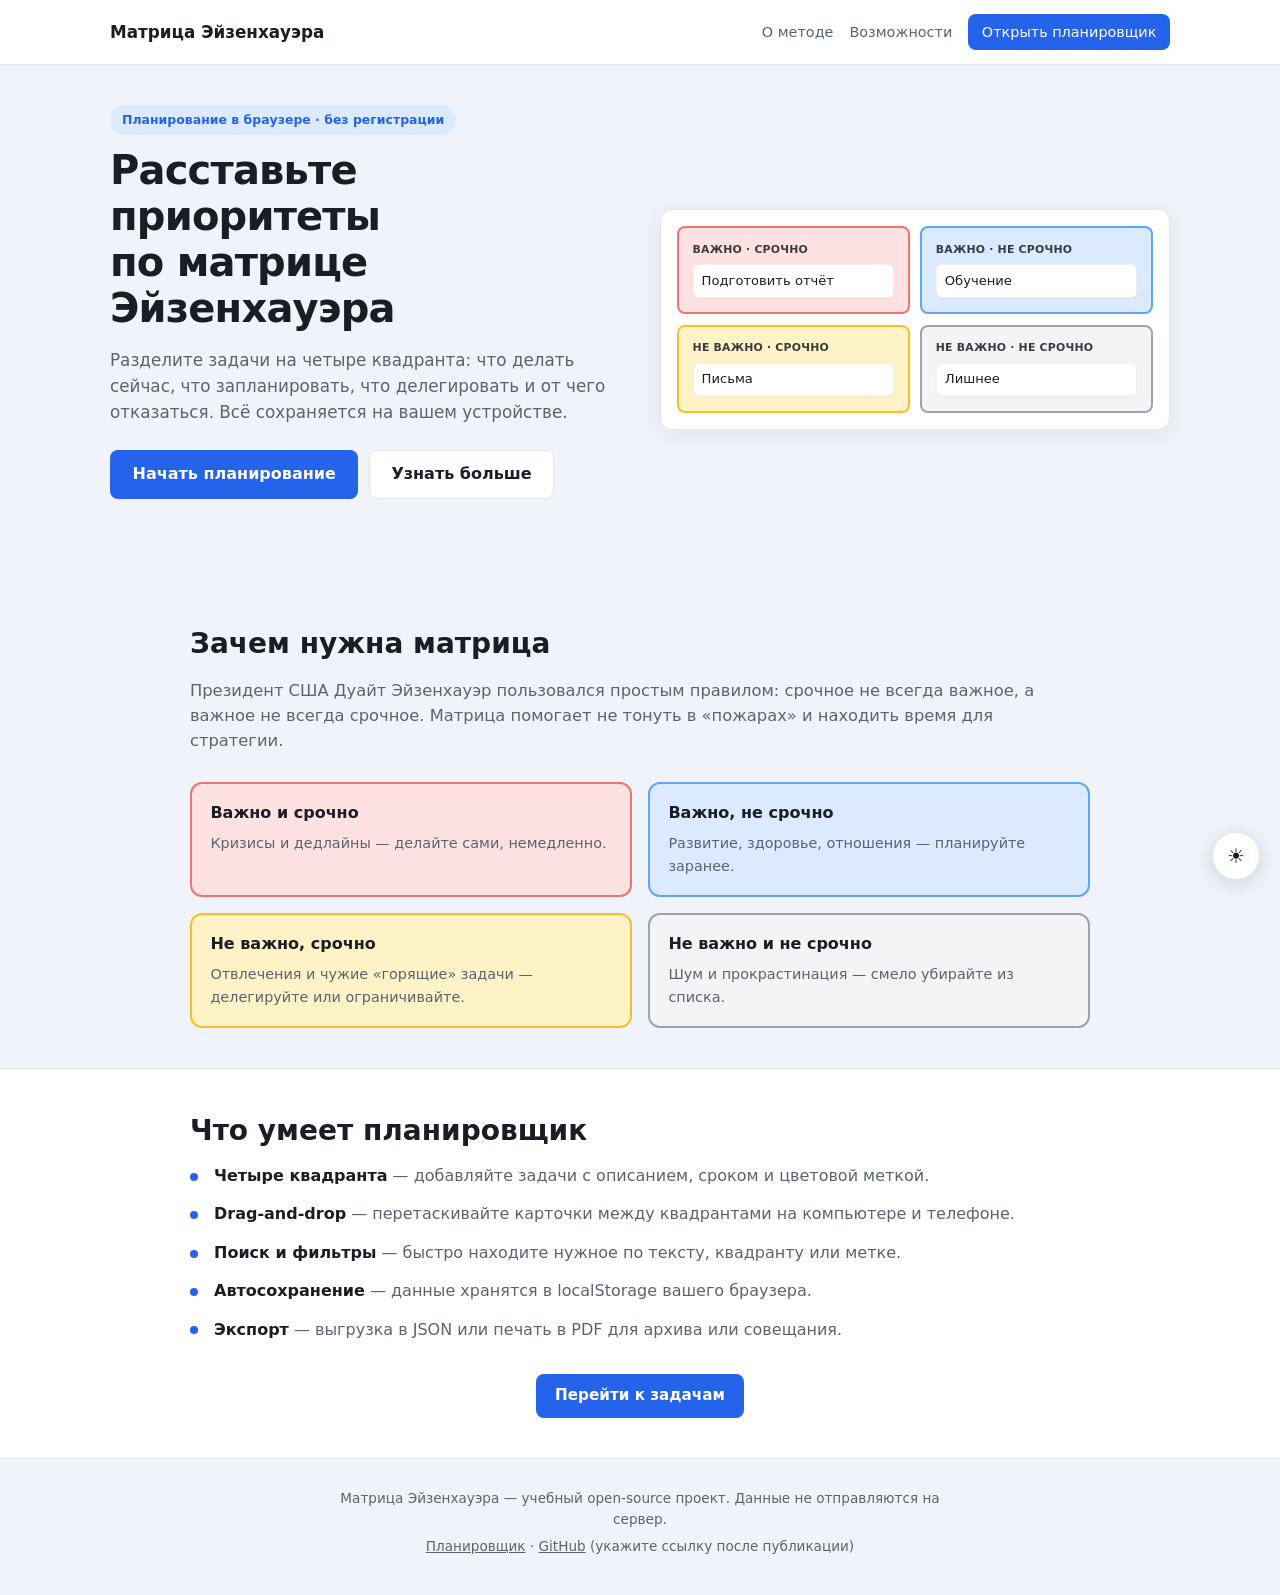
<file: index.html>
<!DOCTYPE html>
<html lang="ru">
<head>
    <meta charset="UTF-8">
    <meta name="viewport" content="width=device-width, initial-scale=1.0">
    <meta name="description" content="Матрица Эйзенхауэра — бесплатный планировщик задач по важности и срочности. Работает в браузере, данные сохраняются локально.">
    <title>Матрица Эйзенхауэра — приоритеты без хаоса</title>
    <link rel="stylesheet" href="landing.css">
    <script>
        (function () {
            if (localStorage.getItem("landing-theme") === "deep-blue") {
                document.documentElement.setAttribute("data-theme", "deep-blue");
            }
        })();
    </script>
</head>
<body>
    <header class="site-header">
        <div class="site-header-inner">
            <a class="logo" href="index.html">Матрица Эйзенхауэра</a>
            <nav class="site-nav" aria-label="Основная навигация">
                <a href="#about">О методе</a>
                <a href="#features">Возможности</a>
                <a class="nav-cta" href="app.html">Открыть планировщик</a>
            </nav>
        </div>
    </header>
    <main>
        <section class="hero">
            <div class="hero-content">
                <p class="hero-badge">Планирование в браузере · без регистрации</p>
                <h1>Расставьте приоритеты<br>по матрице Эйзенхауэра</h1>
                <p class="hero-lead">
                    Разделите задачи на четыре квадранта: что делать сейчас, что запланировать,
                    что делегировать и от чего отказаться. Всё сохраняется на вашем устройстве.
                </p>
                <div class="hero-actions">
                    <a class="btn btn-primary btn-lg" href="app.html">Начать планирование</a>
                    <a class="btn btn-secondary btn-lg" href="#about">Узнать больше</a>
                </div>
                <p class="hero-stats" id="heroStats" aria-live="polite"></p>
            </div>
            <div class="hero-visual" aria-hidden="true">
                <div class="mini-matrix">
                    <div class="mini-quadrant q1">
                        <span class="mini-title">Важно · Срочно</span>
                        <span class="mini-task">Подготовить отчёт</span>
                    </div>
                    <div class="mini-quadrant q2">
                        <span class="mini-title">Важно · Не срочно</span>
                        <span class="mini-task">Обучение</span>
                    </div>
                    <div class="mini-quadrant q3">
                        <span class="mini-title">Не важно · Срочно</span>
                        <span class="mini-task">Письма</span>
                    </div>
                    <div class="mini-quadrant q4">
                        <span class="mini-title">Не важно · Не срочно</span>
                        <span class="mini-task">Лишнее</span>
                    </div>
                </div>
            </div>
        </section>
     
        <section class="section" id="about">
            <div class="section-inner">
                <h2>Зачем нужна матрица</h2>
                <p class="section-intro">
                    Президент США Дуайт Эйзенхауэр пользовался простым правилом:
                    срочное не всегда важное, а важное не всегда срочное.
                    Матрица помогает не тонуть в «пожарах» и находить время для стратегии.
                </p>
                <div class="quadrant-cards">
                    <article class="quadrant-card q1">
                        <h3>Важно и срочно</h3>
                        <p>Кризисы и дедлайны — делайте сами, немедленно.</p>
                    </article>
                    <article class="quadrant-card q2">
                        <h3>Важно, не срочно</h3>
                        <p>Развитие, здоровье, отношения — планируйте заранее.</p>
                    </article>
                    <article class="quadrant-card q3">
                        <h3>Не важно, срочно</h3>
                        <p>Отвлечения и чужие «горящие» задачи — делегируйте или ограничивайте.</p>
                    </article>
                    <article class="quadrant-card q4">
                        <h3>Не важно и не срочно</h3>
                        <p>Шум и прокрастинация — смело убирайте из списка.</p>
                    </article>
                </div>
            </div>
        </section>
        <section class="section section-alt" id="features">
            <div class="section-inner">
                <h2>Что умеет планировщик</h2>
                <ul class="feature-list">
                    <li>
                        <strong>Четыре квадранта</strong>
                        — добавляйте задачи с описанием, сроком и цветовой меткой.
                    </li>
                    <li>
                        <strong>Drag-and-drop</strong>
                        — перетаскивайте карточки между квадрантами на компьютере и телефоне.
                    </li>
                    <li>
                        <strong>Поиск и фильтры</strong>
                        — быстро находите нужное по тексту, квадранту или метке.
                    </li>
                    <li>
                        <strong>Автосохранение</strong>
                        — данные хранятся в localStorage вашего браузера.
                    </li>
                    <li>
                        <strong>Экспорт</strong>
                        — выгрузка в JSON или печать в PDF для архива или совещания.
                    </li>
                </ul>
                <p class="section-cta">
                    <a class="btn btn-primary" href="app.html">Перейти к задачам</a>
                </p>
            </div>
        </section>
    </main>
    <footer class="site-footer">
        <div class="site-footer-inner">
            <p>Матрица Эйзенхауэра — учебный open-source проект. Данные не отправляются на сервер.</p>
            <p><a href="app.html">Планировщик</a> · <a href="https://github.com" rel="noopener noreferrer">GitHub</a> (укажите ссылку после публикации)</p>
        </div>
    </footer>   
    <button type="button" class="theme-toggle" id="themeToggle" aria-label="Переключить тему" title="Сменить тему">
        <span class="theme-toggle-icon theme-toggle-icon--light" aria-hidden="true">☀</span>
        <span class="theme-toggle-icon theme-toggle-icon--deep" aria-hidden="true">☾</span>
    </button>
    <script src="landing.js"></script>
</body>
</html>
</file>
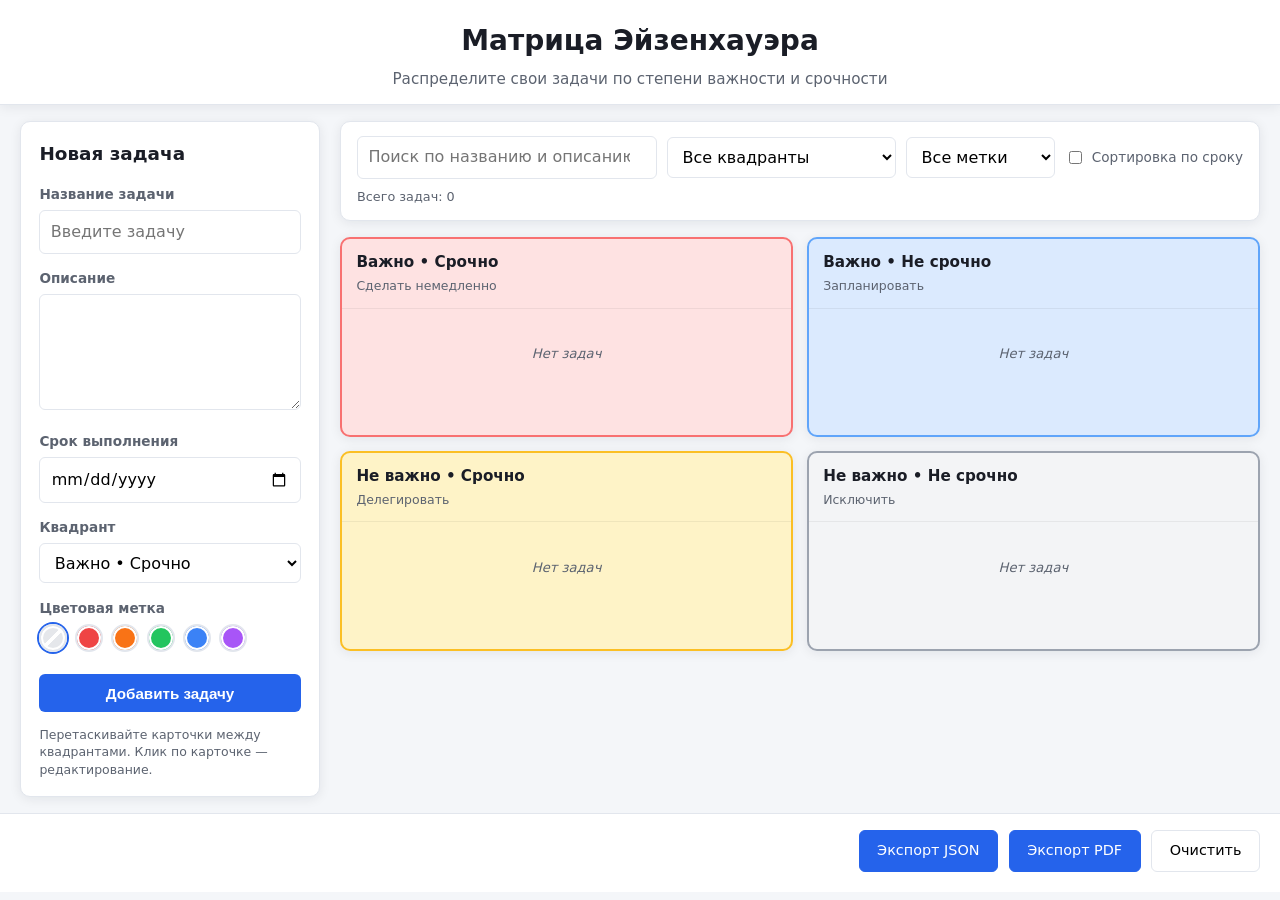
<file: Матрица Эйзенхауэра.html>
<!DOCTYPE html>
<html lang="ru">

<head>

    <meta charset="UTF-8">

    <meta name="viewport"
          content="width=device-width, initial-scale=1.0">

    <title>Матрица Эйзенхауэра</title>

    <link rel="stylesheet" href="style.css">

</head>

<body>

    <header class="header">

        <h1>
            Матрица Эйзенхауэра
        </h1>

        <p>
            Распределите свои задачи по степени важности и срочности
        </p>

    </header>



    <main class="container">

        <aside class="sidebar">

            <h2>
                Новая задача
            </h2>

            <div class="form-group">

                <label for="taskTitle">
                    Название задачи
                </label>

                <input
                    type="text"
                    id="taskTitle"
                    placeholder="Введите задачу"
                    autocomplete="off">

            </div>

            <div class="form-group">

                <label for="taskDescription">
                    Описание
                </label>

                <textarea
                    id="taskDescription"
                    rows="4"
                    placeholder="Краткое описание">

                </textarea>

            </div>

            <div class="form-group">

                <label for="taskDate">
                    Срок выполнения
                </label>

                <input
                    type="date"
                    id="taskDate">

            </div>

            <div class="form-group">

                <label for="taskType">
                    Квадрант
                </label>

                <select id="taskType">

                    <option value="importantUrgent">
                        Важно • Срочно
                    </option>

                    <option value="importantNotUrgent">
                        Важно • Не срочно
                    </option>

                    <option value="notImportantUrgent">
                        Не важно • Срочно
                    </option>

                    <option value="notImportantNotUrgent">
                        Не важно • Не срочно
                    </option>

                </select>

            </div>

            <div class="form-group">

                <span class="label-text">
                    Цветовая метка
                </span>

                <div class="color-picker" id="taskColorPicker" role="radiogroup" aria-label="Цветовая метка">

                    <label class="color-option" title="Без метки">
                        <input type="radio" name="taskColor" value="none" checked>
                        <span class="color-swatch color-none"></span>
                    </label>

                    <label class="color-option" title="Красный">
                        <input type="radio" name="taskColor" value="red">
                        <span class="color-swatch color-red"></span>
                    </label>

                    <label class="color-option" title="Оранжевый">
                        <input type="radio" name="taskColor" value="orange">
                        <span class="color-swatch color-orange"></span>
                    </label>

                    <label class="color-option" title="Зелёный">
                        <input type="radio" name="taskColor" value="green">
                        <span class="color-swatch color-green"></span>
                    </label>

                    <label class="color-option" title="Синий">
                        <input type="radio" name="taskColor" value="blue">
                        <span class="color-swatch color-blue"></span>
                    </label>

                    <label class="color-option" title="Фиолетовый">
                        <input type="radio" name="taskColor" value="purple">
                        <span class="color-swatch color-purple"></span>
                    </label>

                </div>

            </div>

            <button type="button" id="addTask">
                Добавить задачу
            </button>

            <p class="sidebar-hint">
                Перетаскивайте карточки между квадрантами. Клик по карточке — редактирование.
            </p>

        </aside>



        <div class="main-column">

            <section class="toolbar" aria-label="Поиск и фильтры">

                <div class="toolbar-row">

                    <label class="toolbar-search">
                        <span class="visually-hidden">Поиск</span>
                        <input
                            type="search"
                            id="searchInput"
                            placeholder="Поиск по названию и описанию…"
                            autocomplete="off">
                    </label>

                    <select id="filterQuadrant" aria-label="Фильтр по квадранту">
                        <option value="all">Все квадранты</option>
                        <option value="importantUrgent">Важно • Срочно</option>
                        <option value="importantNotUrgent">Важно • Не срочно</option>
                        <option value="notImportantUrgent">Не важно • Срочно</option>
                        <option value="notImportantNotUrgent">Не важно • Не срочно</option>
                    </select>

                    <select id="filterLabel" aria-label="Фильтр по метке">
                        <option value="all">Все метки</option>
                        <option value="none">Без метки</option>
                        <option value="red">Красный</option>
                        <option value="orange">Оранжевый</option>
                        <option value="green">Зелёный</option>
                        <option value="blue">Синий</option>
                        <option value="purple">Фиолетовый</option>
                    </select>

                    <label class="toolbar-sort">
                        <input type="checkbox" id="sortByDate">
                        Сортировка по сроку
                    </label>

                </div>

                <p class="toolbar-stats" id="toolbarStats" aria-live="polite"></p>

            </section>



            <section class="matrix">

                <article class="quadrant urgent-important" data-quadrant="importantUrgent">

                    <header>
                        <h2>
                            Важно • Срочно
                        </h2>
                        <p>
                            Сделать немедленно
                        </p>
                    </header>

                    <div
                        class="task-list"
                        id="importantUrgent"
                        data-drop-zone="importantUrgent">

                    </div>

                </article>



                <article class="quadrant important" data-quadrant="importantNotUrgent">

                    <header>
                        <h2>
                            Важно • Не срочно
                        </h2>
                        <p>
                            Запланировать
                        </p>
                    </header>

                    <div
                        class="task-list"
                        id="importantNotUrgent"
                        data-drop-zone="importantNotUrgent">

                    </div>

                </article>



                <article class="quadrant urgent" data-quadrant="notImportantUrgent">

                    <header>
                        <h2>
                            Не важно • Срочно
                        </h2>
                        <p>
                            Делегировать
                        </p>
                    </header>

                    <div
                        class="task-list"
                        id="notImportantUrgent"
                        data-drop-zone="notImportantUrgent">

                    </div>

                </article>



                <article class="quadrant normal" data-quadrant="notImportantNotUrgent">

                    <header>
                        <h2>
                            Не важно • Не срочно
                        </h2>
                        <p>
                            Исключить
                        </p>
                    </header>

                    <div
                        class="task-list"
                        id="notImportantNotUrgent"
                        data-drop-zone="notImportantNotUrgent">

                    </div>

                </article>

            </section>

        </div>

    </main>



    <footer class="footer">

        <span class="save-indicator" id="saveIndicator" aria-live="polite"></span>

        <button type="button" id="exportJson">
            Экспорт JSON
        </button>

        <button type="button" id="exportPdf">
            Экспорт PDF
        </button>

        <button type="button" id="clear">
            Очистить
        </button>

    </footer>



    <div class="modal-overlay hidden" id="editModal" role="dialog" aria-modal="true" aria-labelledby="editModalTitle">

        <div class="modal">

            <header class="modal-header">

                <h2 id="editModalTitle">
                    Редактирование задачи
                </h2>

                <button type="button" class="modal-close" id="editModalClose" aria-label="Закрыть">
                    ×
                </button>

            </header>

            <form id="editForm" class="modal-body">

                <input type="hidden" id="editTaskId">

                <div class="form-group">

                    <label for="editTitle">
                        Название
                    </label>

                    <input type="text" id="editTitle" required>

                </div>

                <div class="form-group">

                    <label for="editDescription">
                        Описание
                    </label>

                    <textarea id="editDescription" rows="4"></textarea>

                </div>

                <div class="form-group">

                    <label for="editDate">
                        Срок
                    </label>

                    <input type="date" id="editDate">

                </div>

                <div class="form-group">

                    <label for="editQuadrant">
                        Квадрант
                    </label>

                    <select id="editQuadrant">
                        <option value="importantUrgent">Важно • Срочно</option>
                        <option value="importantNotUrgent">Важно • Не срочно</option>
                        <option value="notImportantUrgent">Не важно • Срочно</option>
                        <option value="notImportantNotUrgent">Не важно • Не срочно</option>
                    </select>

                </div>

                <div class="form-group">

                    <span class="label-text">
                        Цветовая метка
                    </span>

                    <div class="color-picker" id="editColorPicker" role="radiogroup" aria-label="Цветовая метка">

                        <label class="color-option">
                            <input type="radio" name="editColor" value="none">
                            <span class="color-swatch color-none"></span>
                        </label>

                        <label class="color-option">
                            <input type="radio" name="editColor" value="red">
                            <span class="color-swatch color-red"></span>
                        </label>

                        <label class="color-option">
                            <input type="radio" name="editColor" value="orange">
                            <span class="color-swatch color-orange"></span>
                        </label>

                        <label class="color-option">
                            <input type="radio" name="editColor" value="green">
                            <span class="color-swatch color-green"></span>
                        </label>

                        <label class="color-option">
                            <input type="radio" name="editColor" value="blue">
                            <span class="color-swatch color-blue"></span>
                        </label>

                        <label class="color-option">
                            <input type="radio" name="editColor" value="purple">
                            <span class="color-swatch color-purple"></span>
                        </label>

                    </div>

                </div>

                <footer class="modal-footer">

                    <button type="button" class="btn-danger" id="editDelete">
                        Удалить
                    </button>

                    <div class="modal-footer-actions">

                        <button type="button" class="btn-secondary" id="editCancel">
                            Отмена
                        </button>

                        <button type="submit" class="btn-primary">
                            Сохранить
                        </button>

                    </div>

                </footer>

            </form>

        </div>

    </div>



    <script src="script.js"></script>

</body>

</html>
</file>
<file: landing.css>
*,
*::before,
*::after {
    box-sizing: border-box;
}
:root {
    --bg: #f0f4fa;
    --surface: #ffffff;
    --text: #1a1d26;
    --muted: #5c6370;
    --border: #e2e6ed;
    --accent: #2563eb;
    --accent-hover: #1d4ed8;
    --accent-soft: #dbeafe;
    --header-bg: rgba(255, 255, 255, 0.92);
    --success: #15803d;
    --mini-task-bg: #ffffff;
    --mini-task-border: rgba(0, 0, 0, 0.06);
    --mini-task-shadow: 0 1px 2px rgba(0, 0, 0, 0.04);
    --toggle-bg: #ffffff;
    --toggle-border: #e2e6ed;
    --toggle-shadow: 0 4px 20px rgba(15, 23, 42, 0.15);
    --radius: 12px;
    --shadow: 0 4px 24px rgba(15, 23, 42, 0.08);
    --q1: #fee2e2;
    --q1-border: #f87171;
    --q2: #dbeafe;
    --q2-border: #60a5fa;
    --q3: #fef3c7;
    --q3-border: #fbbf24;
    --q4: #f3f4f6;
    --q4-border: #9ca3af;
}
[data-theme="deep-blue"] {
    --bg: #071428;
    --surface: #0f2340;
    --text: #e8eef8;
    --muted: #94a8c4;
    --border: #1e3a5f;
    --accent: #5b9cf5;
    --accent-hover: #7eb3ff;
    --accent-soft: rgba(91, 156, 245, 0.18);
    --header-bg: rgba(7, 20, 40, 0.92);
    --success: #6ee7a0;
    --mini-task-bg: rgba(255, 255, 255, 0.1);
    --mini-task-border: rgba(255, 255, 255, 0.12);
    --mini-task-shadow: none;
    --toggle-bg: #132a4a;
    --toggle-border: #2a4a72;
    --toggle-shadow: 0 4px 24px rgba(0, 0, 0, 0.45);
    --shadow: 0 4px 28px rgba(0, 0, 0, 0.35);
    --q1: rgba(248, 113, 113, 0.22);
    --q1-border: #f87171;
    --q2: rgba(96, 165, 250, 0.22);
    --q2-border: #60a5fa;
    --q3: rgba(251, 191, 36, 0.2);
    --q3-border: #fbbf24;
    --q4: rgba(148, 163, 184, 0.15);
    --q4-border: #64748b;
}
html {
    scroll-behavior: smooth;
}
body {
    margin: 0;
    font-family: "Segoe UI", system-ui, -apple-system, sans-serif;
    background: var(--bg);
    color: var(--text);
    line-height: 1.55;
    min-height: 100vh;
    transition: background-color 0.25s ease, color 0.25s ease;
}
a {
    color: var(--accent);
}
.site-header {
    position: sticky;
    top: 0;
    z-index: 50;
    background: rgba(255, 255, 255, 0.92);
    background: var(--header-bg);
    backdrop-filter: blur(8px);
    border-bottom: 1px solid var(--border);
    transition: background-color 0.25s ease, border-color 0.25s ease;
}
.site-header-inner {
    max-width: 1100px;
    margin: 0 auto;
    padding: 0.85rem 1.25rem;
    display: flex;
    align-items: center;
    justify-content: space-between;
    gap: 1rem;
}

.logo {
    font-weight: 700;
    font-size: 1.05rem;
    color: var(--text);
    text-decoration: none;
}
.logo:hover {
    color: var(--accent);
}
.site-nav {
    display: flex;
    flex-wrap: wrap;
    align-items: center;
    gap: 0.35rem 1rem;
}
.site-nav a {
    text-decoration: none;
    font-size: 0.9rem;
    color: var(--muted);
    font-weight: 500;
}
.site-nav a:hover {
    color: var(--accent);
}
.nav-cta {
    padding: 0.45rem 0.85rem;
    border-radius: 8px;
    background: var(--accent);
    color: #fff !important;
}
.nav-cta:hover {
    background: var(--accent-hover);
}
.hero {
    max-width: 1100px;
    margin: 0 auto;
    padding: 2.5rem 1.25rem 3rem;
    display: grid;
    grid-template-columns: 1fr 1fr;
    gap: 2.5rem;
    align-items: center;
}
.hero-badge {
    display: inline-block;
    margin: 0 0 0.75rem;
    padding: 0.35rem 0.75rem;
    font-size: 0.78rem;
    font-weight: 600;
    color: var(--accent);
    background: var(--accent-soft);
    border-radius: 999px;
}
.hero h1 {
    margin: 0 0 1rem;
    font-size: clamp(1.75rem, 4.5vw, 2.5rem);
    line-height: 1.15;
    font-weight: 800;
    letter-spacing: -0.02em;
}
.hero-lead {
    margin: 0 0 1.5rem;
    font-size: 1.05rem;
    color: var(--muted);
    max-width: 34rem;
}
.hero-actions {
    display: flex;
    flex-wrap: wrap;
    gap: 0.65rem;
    margin-bottom: 1rem;
}
.hero-stats {
    margin: 0;
    font-size: 0.88rem;
    color: var(--muted);
    min-height: 1.4em;
}
.hero-stats.has-tasks {
    color: #15803d;
    color: var(--success);
    font-weight: 500;
}

.btn {
    display: inline-flex;
    align-items: center;
    justify-content: center;
    padding: 0.55rem 1.1rem;
    border-radius: 8px;
    font-weight: 600;
    font-size: 0.95rem;
    text-decoration: none;
    border: 1px solid transparent;
    cursor: pointer;
    transition: background 0.15s ease, color 0.15s ease;
}
.btn-lg {
    padding: 0.7rem 1.35rem;
    font-size: 1rem;
}
.btn-primary {
      background: var(--accent);
    color: #fff;
}
.btn-primary:hover {
    background: var(--accent-hover);
    color: #fff;
}
.btn-secondary {
    background: var(--surface);
    color: var(--text);
    border-color: var(--border);
}
.btn-secondary:hover {
    background: var(--bg);
}
.mini-matrix {
       display: grid;
    grid-template-columns: 1fr 1fr;
    gap: 0.65rem;
    padding: 1rem;
    background: var(--surface);
    border-radius: var(--radius);
    box-shadow: var(--shadow);
    border: 1px solid var(--border);
}
.mini-quadrant {
    border-radius: 8px;
    padding: 0.85rem;
    border: 2px solid;
    min-height: 88px;
    display: flex;
    flex-direction: column;
    gap: 0.35rem;
}
.mini-quadrant.q1 {
    background: var(--q1);
    border-color: var(--q1-border);
}
.mini-quadrant.q2 {
    background: var(--q2);
    border-color: var(--q2-border);
}
.mini-quadrant.q3 {
    background: var(--q3);
    border-color: var(--q3-border);
}
.mini-quadrant.q4 {
    background: var(--q4);
    border-color: var(--q4-border);
}
.mini-title {
    font-size: 0.68rem;
    font-weight: 700;
    text-transform: uppercase;
    letter-spacing: 0.02em;
    opacity: 0.85;
}
.mini-task {
    font-size: 0.82rem;
    background: #fff;
    background: var(--mini-task-bg);
    color: var(--text);
    padding: 0.35rem 0.5rem;
    border-radius: 6px;
    border: 1px solid rgba(0, 0, 0, 0.06);
    box-shadow: 0 1px 2px rgba(0, 0, 0, 0.04);
    border: 1px solid var(--mini-task-border);
    box-shadow: var(--mini-task-shadow);
}
.section {
    padding: 2.5rem 1.25rem;
}
.section-alt {
    background: var(--surface);
    border-top: 1px solid var(--border);
    border-bottom: 1px solid var(--border);
}
.section-inner {
    max-width: 900px;
    margin: 0 auto;
}
.section h2 {
    margin: 0 0 0.75rem;
    font-size: clamp(1.35rem, 3vw, 1.75rem);
}
.section-intro {
       margin: 0 0 1.75rem;
    color: var(--muted);
    font-size: 1.02rem;
}
.quadrant-cards {
    display: grid;
    grid-template-columns: repeat(2, 1fr);
    gap: 1rem;
}
.quadrant-card {
    border-radius: var(--radius);
    padding: 1.1rem 1.15rem;
    border: 2px solid;
}
.quadrant-card h3 {
    margin: 0 0 0.4rem;
    font-size: 1rem;
    }
.quadrant-card p {
    margin: 0;
    font-size: 0.9rem;
    color: var(--muted);
}
.quadrant-card.q1 {
    background: var(--q1);
    border-color: var(--q1-border);
}
.quadrant-card.q2 {
    background: var(--q2);
    border-color: var(--q2-border);
}
.quadrant-card.q3 {
    background: var(--q3);
    border-color: var(--q3-border);
}
.quadrant-card.q4 {
    background: var(--q4);
    border-color: var(--q4-border);
}
.feature-list {
    margin: 0;
    padding: 0;
    list-style: none;
    display: flex;
    flex-direction: column;
    gap: 0.85rem;
}
.feature-list li {
    padding-left: 1.5rem;
    position: relative;
     color: var(--muted);
}
.feature-list li::before {
    content: "";
    position: absolute;
    left: 0;
    top: 0.55rem;
    width: 8px;
    height: 8px;
    border-radius: 50%;
    background: var(--accent);
}
.feature-list strong {
    color: var(--text);
}
.section-cta {
    margin: 2rem 0 0;
       text-align: center;
}
.site-footer {
    padding: 1.5rem 1.25rem 2rem;
    text-align: center;
    font-size: 0.85rem;
    color: var(--muted);
}
.site-footer-inner {
    max-width: 640px;
    margin: 0 auto;
}
.site-footer p {
    margin: 0.35rem 0;
}
.site-footer a {
       color: var(--muted);
}
.site-footer a:hover {
    color: var(--accent);
}
.theme-toggle {
    position: fixed;
    right: 1.25rem;
    bottom: 1.25rem;
    z-index: 100;
    width: 3rem;
    height: 3rem;
    padding: 0;
    border: 1px solid var(--toggle-border);
    border-radius: 50%;
    background: var(--toggle-bg);
    color: var(--text);
    box-shadow: var(--toggle-shadow);
    cursor: pointer;
    display: flex;
    align-items: center;
    justify-content: center;
    transition: background-color 0.2s ease, border-color 0.2s ease, transform 0.15s ease, box-shadow 0.2s ease;
}
.theme-toggle:hover {
    transform: scale(1.06);
    border-color: var(--accent);
}
.theme-toggle:focus-visible {
    outline: 2px solid var(--accent);
    outline-offset: 3px;
}
.theme-toggle-icon {
    position: absolute;
    font-size: 1.25rem;
    line-height: 1;
    transition: opacity 0.2s ease, transform 0.2s ease;
}
.theme-toggle-icon--light {
    opacity: 1;
    transform: scale(1);
}
.theme-toggle-icon--deep {
    opacity: 0;
    transform: scale(0.6);
}
[data-theme="deep-blue"] .theme-toggle-icon--light {
    opacity: 0;
    transform: scale(0.6);
}
[data-theme="deep-blue"] .theme-toggle-icon--deep {
    opacity: 1;
    transform: scale(1);
}
@media (max-width: 768px) {
    .hero {
        grid-template-columns: 1fr;
        padding-top: 1.75rem;
    }
    .hero-visual {
        order: -1;
    }
    .quadrant-cards {
        grid-template-columns: 1fr;
    }
    .site-nav a:not(.nav-cta) {
        display: none;
    }
    .theme-toggle {
        right: 1rem;
        bottom: 1rem;
        width: 2.75rem;
        height: 2.75rem;
    }
}
</file>
<file: style.css>
*,
*::before,
*::after {
    box-sizing: border-box;
}

:root {
    --bg: #f4f6f9;
    --surface: #ffffff;
    --text: #1a1d26;
    --muted: #5c6370;
    --border: #e2e6ed;
    --accent: #2563eb;
    --accent-hover: #1d4ed8;
    --danger: #b91c1c;
    --urgent-important: #fee2e2;
    --urgent-important-border: #f87171;
    --important: #dbeafe;
    --important-border: #60a5fa;
    --urgent: #fef3c7;
    --urgent-border: #fbbf24;
    --normal: #f3f4f6;
    --normal-border: #9ca3af;
    --radius: 10px;
    --shadow: 0 2px 12px rgba(15, 23, 42, 0.08);
    --label-red: #ef4444;
    --label-orange: #f97316;
    --label-green: #22c55e;
    --label-blue: #3b82f6;
    --label-purple: #a855f7;
}

body {
    margin: 0;
    font-family: "Segoe UI", system-ui, -apple-system, sans-serif;
    background: var(--bg);
    color: var(--text);
    line-height: 1.5;
    min-height: 100vh;
}

.visually-hidden {
    position: absolute;
    width: 1px;
    height: 1px;
    padding: 0;
    margin: -1px;
    overflow: hidden;
    clip: rect(0, 0, 0, 0);
    white-space: nowrap;
    border: 0;
}

.header {
    text-align: center;
    padding: 1.25rem 1rem 0.85rem;
    background: var(--surface);
    border-bottom: 1px solid var(--border);
    box-shadow: var(--shadow);
}

.header h1 {
    margin: 0 0 0.35rem;
    font-size: clamp(1.35rem, 4vw, 1.75rem);
    font-weight: 700;
}

.header p {
    margin: 0;
    color: var(--muted);
    font-size: 0.95rem;
}

.container {
    display: grid;
    grid-template-columns: minmax(260px, 300px) 1fr;
    gap: 1.25rem;
    max-width: 1320px;
    margin: 0 auto;
    padding: 1rem 1.25rem 0;
    align-items: start;
}

.main-column {
    min-width: 0;
}

.sidebar {
    background: var(--surface);
    border-radius: var(--radius);
    padding: 1.15rem;
    box-shadow: var(--shadow);
    border: 1px solid var(--border);
    position: sticky;
    top: 0.75rem;
}

.sidebar h2 {
    margin: 0 0 1rem;
    font-size: 1.15rem;
}

.sidebar-hint {
    margin: 0.85rem 0 0;
    font-size: 0.78rem;
    color: var(--muted);
    line-height: 1.4;
}

.form-group {
    margin-bottom: 0.9rem;
}

.form-group label,
.label-text {
    display: block;
    font-size: 0.85rem;
    font-weight: 600;
    margin-bottom: 0.35rem;
    color: var(--muted);
}

.form-group input,
.form-group textarea,
.form-group select,
.toolbar select,
.toolbar-search input {
    width: 100%;
    padding: 0.55rem 0.65rem;
    border: 1px solid var(--border);
    border-radius: 6px;
    font: inherit;
    background: #fff;
}

.form-group textarea {
    resize: vertical;
    min-height: 72px;
}

.form-group input:focus,
.form-group textarea:focus,
.form-group select:focus,
.toolbar-search input:focus,
.toolbar select:focus {
    outline: 2px solid var(--accent);
    outline-offset: 0;
    border-color: var(--accent);
}

.color-picker {
    display: flex;
    flex-wrap: wrap;
    gap: 0.5rem;
}

.color-option {
    cursor: pointer;
}

.color-option input {
    position: absolute;
    opacity: 0;
    width: 0;
    height: 0;
}

.color-swatch {
    display: block;
    width: 28px;
    height: 28px;
    border-radius: 50%;
    border: 2px solid var(--border);
    box-shadow: inset 0 0 0 2px #fff;
}

.color-option input:focus-visible + .color-swatch {
    outline: 2px solid var(--accent);
    outline-offset: 2px;
}

.color-option input:checked + .color-swatch {
    box-shadow: 0 0 0 2px var(--accent), inset 0 0 0 2px #fff;
}

.color-none {
    background: linear-gradient(135deg, #e5e7eb 45%, #fff 45%, #fff 55%, #e5e7eb 55%);
}

.color-red { background: var(--label-red); }
.color-orange { background: var(--label-orange); }
.color-green { background: var(--label-green); }
.color-blue { background: var(--label-blue); }
.color-purple { background: var(--label-purple); }

#addTask {
    width: 100%;
    margin-top: 0.15rem;
    padding: 0.65rem 1rem;
    border: none;
    border-radius: 6px;
    background: var(--accent);
    color: #fff;
    font-weight: 600;
    cursor: pointer;
    font-size: 0.95rem;
}

#addTask:hover {
    background: var(--accent-hover);
}

.toolbar {
    background: var(--surface);
    border: 1px solid var(--border);
    border-radius: var(--radius);
    padding: 0.85rem 1rem;
    margin-bottom: 1rem;
    box-shadow: var(--shadow);
}

.toolbar-row {
    display: grid;
    grid-template-columns: 1fr auto auto auto;
    gap: 0.65rem;
    align-items: center;
}

.toolbar-search input {
    min-width: 0;
}

.toolbar-sort {
    display: flex;
    align-items: center;
    gap: 0.4rem;
    font-size: 0.85rem;
    white-space: nowrap;
    color: var(--muted);
    cursor: pointer;
    user-select: none;
}

.toolbar-sort input {
    width: auto;
    accent-color: var(--accent);
}

.toolbar-stats {
    margin: 0.5rem 0 0;
    font-size: 0.8rem;
    color: var(--muted);
}

.matrix {
    display: grid;
    grid-template-columns: 1fr 1fr;
    gap: 0.85rem;
}

.quadrant {
    border-radius: var(--radius);
    border: 2px solid var(--border);
    min-height: 200px;
    display: flex;
    flex-direction: column;
    overflow: hidden;
    box-shadow: var(--shadow);
    transition: box-shadow 0.15s ease, border-color 0.15s ease;
}

.quadrant.is-drop-target {
    border-color: var(--accent);
    box-shadow: 0 0 0 3px rgba(37, 99, 235, 0.25);
}

.quadrant.is-filtered-out {
    opacity: 0.45;
}

.quadrant header {
    padding: 0.75rem 0.9rem;
    border-bottom: 1px solid rgba(0, 0, 0, 0.06);
}

.quadrant header h2 {
    margin: 0;
    font-size: 0.95rem;
}

.quadrant header p {
    margin: 0.2rem 0 0;
    font-size: 0.78rem;
    color: var(--muted);
}

.quadrant.urgent-important {
    background: var(--urgent-important);
    border-color: var(--urgent-important-border);
}

.quadrant.important {
    background: var(--important);
    border-color: var(--important-border);
}

.quadrant.urgent {
    background: var(--urgent);
    border-color: var(--urgent-border);
}

.quadrant.normal {
    background: var(--normal);
    border-color: var(--normal-border);
}

.task-list {
    flex: 1;
    padding: 0.65rem;
    display: flex;
    flex-direction: column;
    gap: 0.5rem;
    min-height: 100px;
}

.task-list-empty {
    font-size: 0.82rem;
    color: var(--muted);
    text-align: center;
    padding: 0.75rem;
    font-style: italic;
    pointer-events: none;
}

.task-card {
    background: var(--surface);
    border-radius: 8px;
    padding: 0.6rem 0.65rem 0.6rem 0.75rem;
    border: 1px solid var(--border);
    border-left-width: 4px;
    border-left-color: transparent;
    box-shadow: 0 1px 3px rgba(0, 0, 0, 0.06);
    cursor: grab;
    touch-action: none;
}

.task-card:active {
    cursor: grabbing;
}

.task-card.is-dragging {
    opacity: 0.45;
}

.task-card.is-hidden {
    display: none;
}

.task-card[data-label="red"] { border-left-color: var(--label-red); }
.task-card[data-label="orange"] { border-left-color: var(--label-orange); }
.task-card[data-label="green"] { border-left-color: var(--label-green); }
.task-card[data-label="blue"] { border-left-color: var(--label-blue); }
.task-card[data-label="purple"] { border-left-color: var(--label-purple); }

.task-card-header {
    display: flex;
    align-items: flex-start;
    gap: 0.4rem;
}

.task-card h3 {
    margin: 0;
    flex: 1;
    font-size: 0.92rem;
    word-break: break-word;
}

.task-label-dot {
    flex-shrink: 0;
    width: 10px;
    height: 10px;
    border-radius: 50%;
    margin-top: 0.35rem;
}

.task-label-dot[data-label="red"] { background: var(--label-red); }
.task-label-dot[data-label="orange"] { background: var(--label-orange); }
.task-label-dot[data-label="green"] { background: var(--label-green); }
.task-label-dot[data-label="blue"] { background: var(--label-blue); }
.task-label-dot[data-label="purple"] { background: var(--label-purple); }

.task-card .task-desc {
    margin: 0.35rem 0 0;
    font-size: 0.8rem;
    color: var(--muted);
    white-space: pre-wrap;
    word-break: break-word;
}

.task-card .task-meta {
    display: flex;
    flex-wrap: wrap;
    align-items: center;
    gap: 0.5rem;
    margin-top: 0.35rem;
    font-size: 0.72rem;
    color: var(--muted);
}

.task-card .task-date.overdue {
    color: var(--danger);
    font-weight: 600;
}

.task-card-hint {
    margin: 0.35rem 0 0;
    font-size: 0.68rem;
    color: var(--muted);
    opacity: 0.85;
}

.footer {
    display: flex;
    justify-content: center;
    align-items: center;
    flex-wrap: wrap;
    gap: 0.65rem;
    padding: 1rem 1.25rem 1.25rem;
    border-top: 1px solid var(--border);
    background: var(--surface);
    margin-top: 1rem;
}

.save-indicator {
    flex: 1 1 100%;
    text-align: center;
    font-size: 0.8rem;
    color: var(--label-green);
    min-height: 1.2em;
}

@media (min-width: 601px) {
    .save-indicator {
        flex: 1 1 auto;
        text-align: left;
        min-width: 8rem;
    }
}

.footer button {
    padding: 0.55rem 1.1rem;
    border-radius: 6px;
    border: 1px solid var(--border);
    background: #fff;
    font: inherit;
    cursor: pointer;
    font-weight: 500;
    font-size: 0.9rem;
}

.footer button:hover {
    background: var(--bg);
}

#exportJson,
#exportPdf {
    background: var(--accent);
    color: #fff;
    border-color: var(--accent);
}

#exportJson:hover,
#exportPdf:hover {
    background: var(--accent-hover);
}

.modal-overlay {
    position: fixed;
    inset: 0;
    z-index: 1000;
    background: rgba(15, 23, 42, 0.45);
    display: flex;
    align-items: center;
    justify-content: center;
    padding: 1rem;
}

.modal-overlay.hidden {
    display: none;
}

.modal {
    background: var(--surface);
    border-radius: var(--radius);
    width: 100%;
    max-width: 420px;
    max-height: min(92vh, 640px);
    overflow: auto;
    box-shadow: 0 20px 50px rgba(0, 0, 0, 0.2);
}

.modal-header {
    display: flex;
    align-items: center;
    justify-content: space-between;
    padding: 1rem 1rem 0.5rem;
    border-bottom: 1px solid var(--border);
}

.modal-header h2 {
    margin: 0;
    font-size: 1.1rem;
}

.modal-close {
    border: none;
    background: transparent;
    font-size: 1.5rem;
    line-height: 1;
    cursor: pointer;
    color: var(--muted);
    padding: 0.15rem 0.35rem;
    border-radius: 4px;
}

.modal-close:hover {
    background: var(--bg);
    color: var(--text);
}

.modal-body {
    padding: 1rem;
}

.modal-footer {
    display: flex;
    flex-wrap: wrap;
    gap: 0.5rem;
    justify-content: space-between;
    align-items: center;
    margin-top: 0.5rem;
    padding-top: 0.5rem;
    border-top: 1px solid var(--border);
}

.modal-footer-actions {
    display: flex;
    gap: 0.5rem;
    margin-left: auto;
}

.btn-primary,
.btn-secondary,
.btn-danger {
    padding: 0.5rem 0.9rem;
    border-radius: 6px;
    font: inherit;
    cursor: pointer;
    border: 1px solid var(--border);
}

.btn-primary {
    background: var(--accent);
    color: #fff;
    border-color: var(--accent);
}

.btn-primary:hover {
    background: var(--accent-hover);
}

.btn-secondary {
    background: #fff;
}

.btn-secondary:hover {
    background: var(--bg);
}

.btn-danger {
    background: #fff;
    color: var(--danger);
    border-color: #fecaca;
}

.btn-danger:hover {
    background: #fef2f2;
}

@media (max-width: 1024px) {
    .toolbar-row {
        grid-template-columns: 1fr 1fr;
    }

    .toolbar-sort {
        grid-column: 1 / -1;
    }
}

@media (max-width: 768px) {
    .container {
        grid-template-columns: 1fr;
        padding: 0.75rem;
    }

    .sidebar {
        position: static;
    }

    .matrix {
        grid-template-columns: 1fr;
    }

    .toolbar-row {
        grid-template-columns: 1fr;
    }

    .footer {
        flex-direction: column;
        align-items: stretch;
    }

    .footer button {
        width: 100%;
    }

    .save-indicator {
        text-align: center;
    }

    .task-card {
        touch-action: pan-y;
    }
}

@media (max-width: 480px) {
    .header {
        padding: 1rem 0.75rem 0.75rem;
    }

    .modal-footer {
        flex-direction: column;
        align-items: stretch;
    }

    .modal-footer-actions {
        width: 100%;
        margin-left: 0;
    }

    .modal-footer-actions button {
        flex: 1;
    }

    #editDelete {
        width: 100%;
    }
}
</file>
